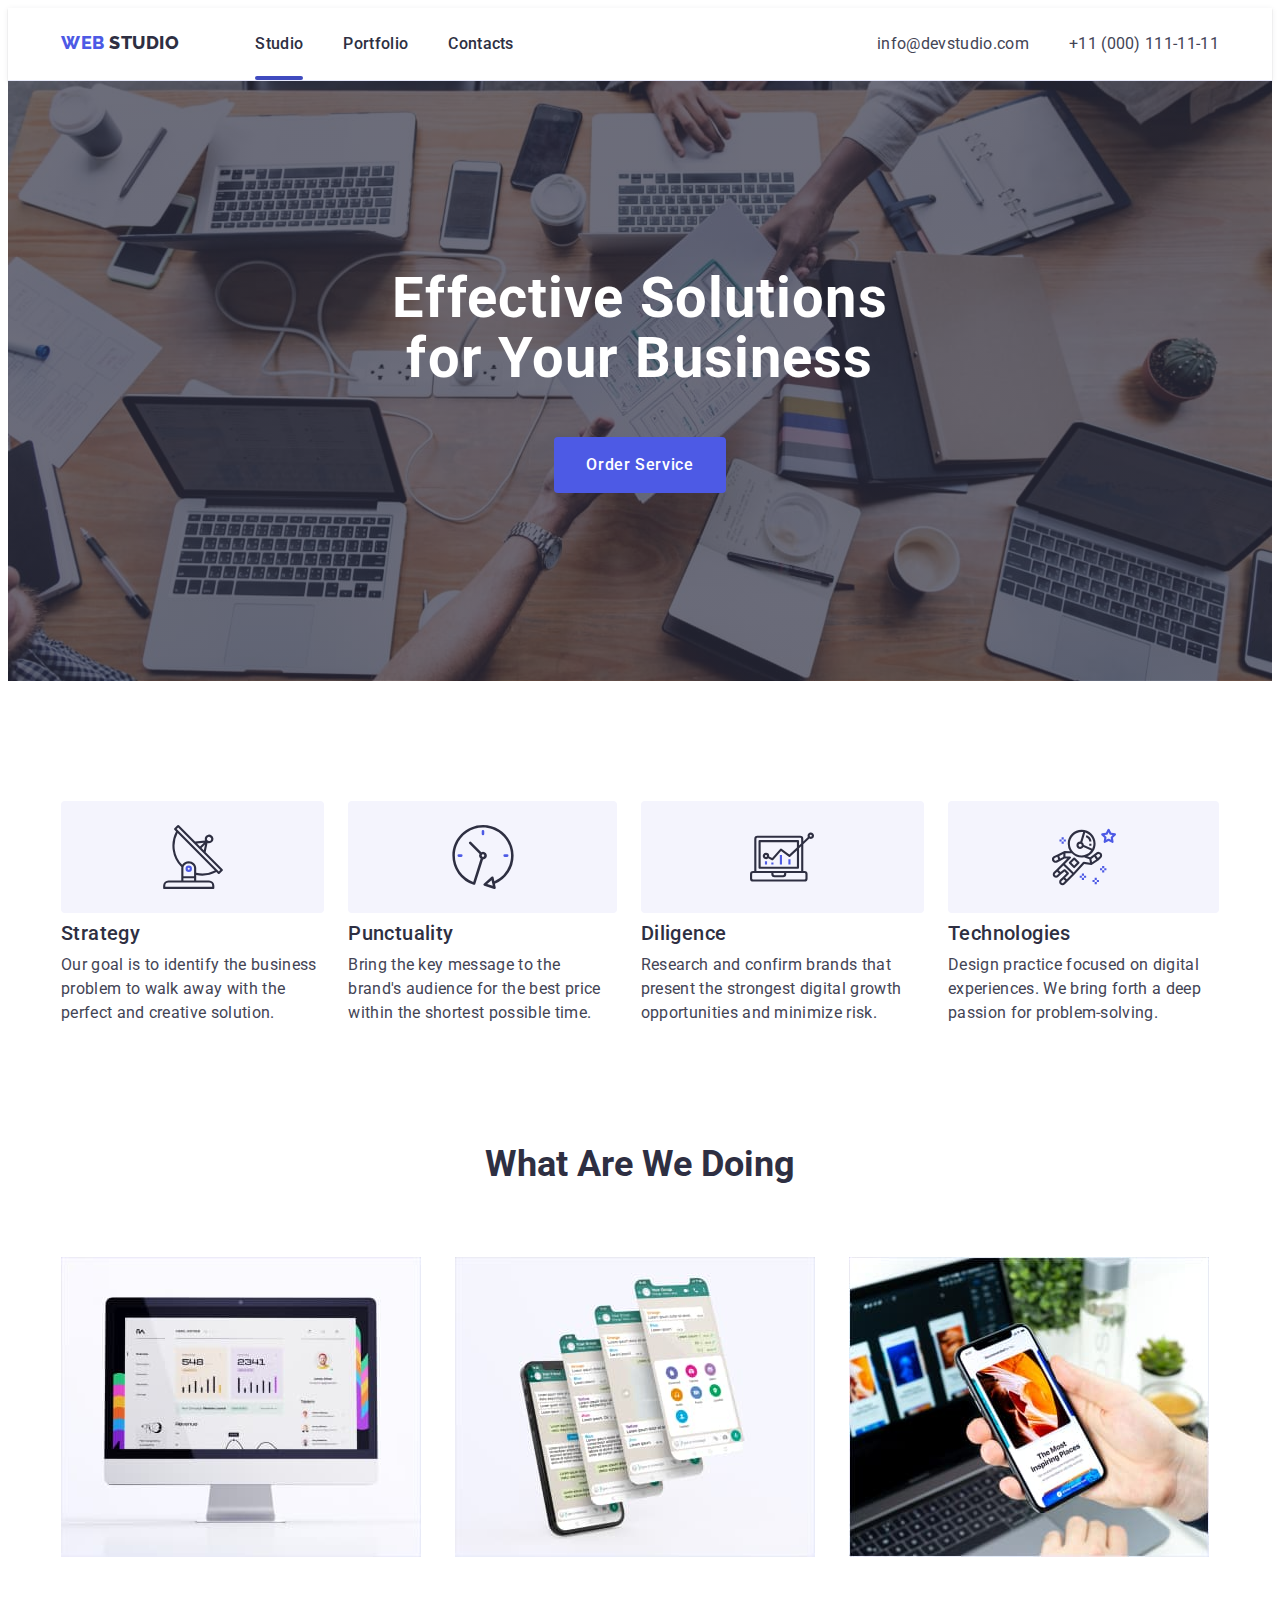
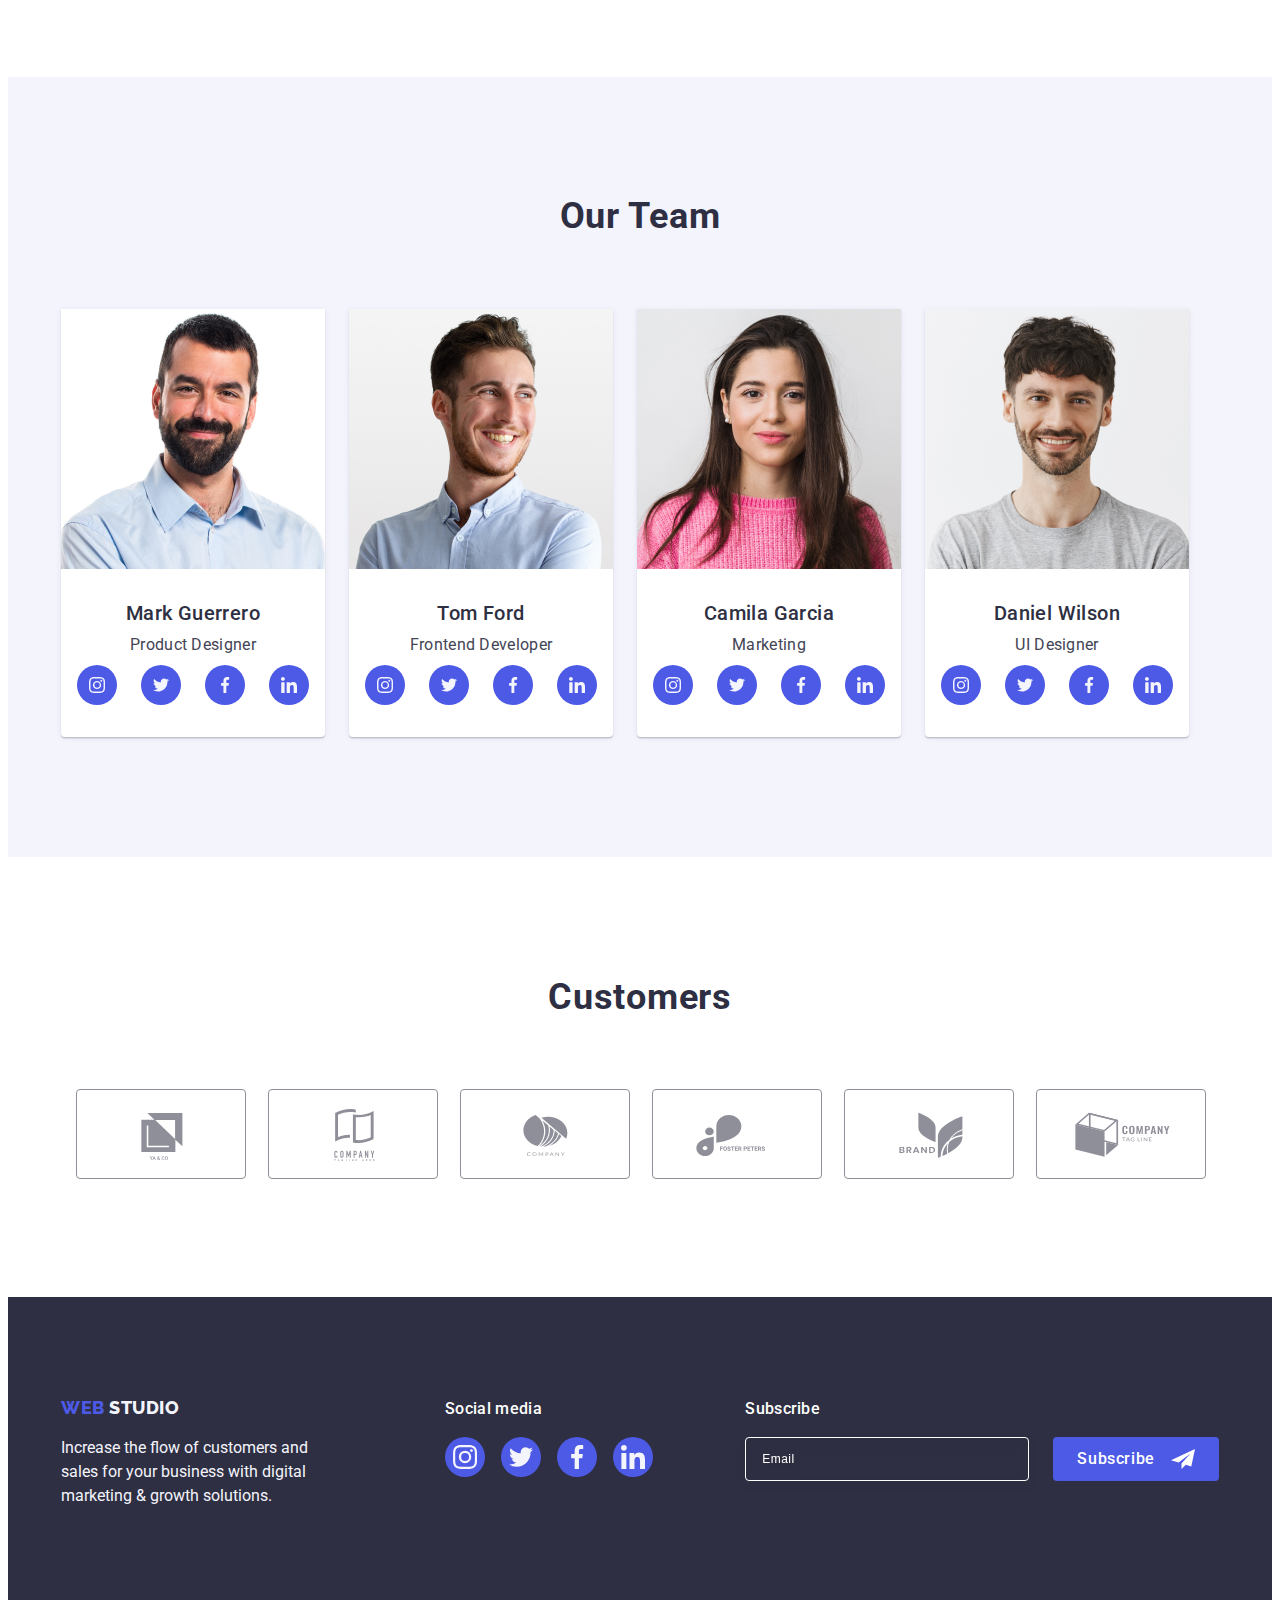
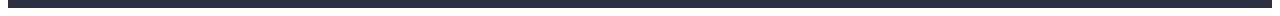
<file: index.html>
<!DOCTYPE html>
<html lang="en">

<head>
    <meta charset="UTF-8">
    <meta http-equiv="X-UA-Compatible" content="IE=edge">
    <meta name="viewport" content="width=device-width, initial-scale=1.0">
    <title>Document</title>
    <link rel="preconnect" href="https://fonts.googleapis.com">
    <link rel="preconnect" href="https://fonts.gstatic.com" crossorigin>
    <link rel="stylesheet" href="https://cdnjs.cloudflare.com/ajax/libs/modern-normalize/1.1.0/modern-normalize.min.css"
        integrity="sha512-wpPYUAdjBVSE4KJnH1VR1HeZfpl1ub8YT/NKx4PuQ5NmX2tKuGu6U/JRp5y+Y8XG2tV+wKQpNHVUX03MfMFn9Q=="
        crossorigin="anonymous" referrerpolicy="no-referrer" />
    <link
        href="https://fonts.googleapis.com/css2?family=Raleway:wght@800&family=Roboto:wght@400;500;700;900&display=swap"
        rel="stylesheet">
    <link rel="stylesheet" href="./css/styles.css">
</head>

<body>
    <!-- header -->
    <header class="header">
        <div class="container header-container">
            <nav class="header-nav">
                <a href="./index.html" class="logo link">Web <span class="accent">Studio</span> </a>

                <ul class="nav-list list">
                    <li class="header-item"><a href="./index.html" class="header-link link current">Studio</a></li>
                    <li class="header-item"><a href="./portfolio.html" class="header-link link">Portfolio</a></li>
                    <li class="header-item"><a href="" class="header-link link">Contacts</a></li>
                </ul>
            </nav>
            <address class="address">
                <ul class="address-list list">
                    <li><a href="mailto:info@devstudio.com" class="address-link link">info@devstudio.com</a></li>
                    <li><a href="tel:+110001111111" class="address-link link">+11 (000) 111-11-11</a></li>
                </ul>
            </address>
        </div>
    </header>
    <!-- main -->
    <main>
        <section class="hero">
            <div class="container hero-container">
                <h1 class="hero-title">Effective Solutions for Your Business</h1>
                <button type="button" data-modal-open class="hero-btn">Order Service</button>
            </div>
        </section>
        <section class="features">
            <div class="container">
                <h2 hidden class="features-title">features</h2>
                <ul class="features-list list">
                    <li class="features-item">
                        <div class="features-list-bg">
                            <svg class="features-clients-icons" width="64px" height="64px">
                                <use href="./images/features-icons.svg#icon-antenna"></use>
                            </svg>
                        </div>
                        <h3 class="features-caption">Strategy</h3>
                        <p class="features-text">Our goal is to identify the business
                            problem to walk away with the perfect and creative solution. </p>
                    </li>
                    <li class="features-item">
                        <div class="features-list-bg">
                            <svg class="features-clients-icons" width="64px" height="64px">
                                <use href="./images/features-icons.svg#icon-clock"></use>
                            </svg>
                        </div>
                        <h3 class="features-caption">Punctuality</h3>
                        <p class="features-text">Bring the key message to the brand's audience for the best price within
                            the
                            shortest possible
                            time.
                        </p>
                    </li>
                    <li class="features-item">
                        <div class="features-list-bg">
                            <svg class="features-clients-icons" width="64px" height="64px">
                                <use href="./images/features-icons.svg#icon-diagram"></use>
                            </svg>
                        </div>
                        <h3 class="features-caption">Diligence</h3>
                        <p class="features-text">Research and confirm brands that present the strongest digital growth
                            opportunities and minimize
                            risk.</p>
                    </li>
                    <li class="features-item">
                        <div class="features-list-bg">
                            <svg class="features-clients-icons" width="64px" height="64px">
                                <use href="./images/features-icons.svg#icon-astronaut"></use>
                            </svg>
                        </div>
                        <h3 class="features-caption">Technologies</h3>
                        <p class="features-text">Design practice focused on digital experiences. We bring forth a deep
                            passion for
                            problem-solving.
                        </p>
                    </li>
                </ul>
            </div>
        </section>
        <section class="services">
            <div class="container">
                <h2 class="services-title">What are we doing</h2>
                <ul class="services-list list">
                    <li class="services-item"><img src="./images/pc.jpg" width="360" alt="sites on PC"></li>
                    <li class="services-item"><img src="./images/phone.jpg" width="360"
                            alt="design of mobile applications">
                    </li>
                    <li class="services-item"><img src="./images/phone(1).jpg" width="360" alt="mobile applications">
                    </li>
                </ul>
            </div>
        </section>
        <section class="workers">
            <div class="container">
                <h2 class="workers-title">Our Team</h2>
                <ul class="workers-list list">
                    <li class="workers-item"><img src="./images/markguerrero.jpg" width="264" alt="Mark Guerrero">
                        <div class="workers-container">
                            <h3 class="workers-subject">Mark Guerrero</h3>
                            <p class="workers-text">Product Designer</p>
                            <ul class="workers-soc-list list">
                                <li class="workers-soc-item">
                                    <a href="" class="workers-soc-link link">
                                        <svg class="workers-soc-icon" width="16px" height="16px">
                                            <use href="./images/icons.svg#icon-instagram"></use>
                                        </svg>
                                    </a>
                                </li>
                                <li class="workers-soc-item">
                                    <a href="" class="workers-soc-link link">
                                        <svg class="workers-soc-icon" width="16px" height="16px">
                                            <use href="./images/icons.svg#icon-twitter"></use>
                                        </svg>
                                    </a>
                                </li>
                                <li class="workers-soc-item">
                                    <a href="" class="workers-soc-link link">
                                        <svg class="workers-soc-icon" width="16px" height="16px">
                                            <use href="./images/icons.svg#icon-facebook"></use>
                                        </svg>
                                    </a>
                                </li>
                                <li class="workers-soc-item">
                                    <a href="" class="workers-soc-link link">
                                        <svg class="workers-soc-icon" width="16px" height="16px">
                                            <use href="./images/icons.svg#icon-linkedin"></use>
                                        </svg>
                                    </a>
                                </li>
                            </ul>
                        </div>
                    </li>
                    <li class="workers-item"><img src="./images/tomford.jpg" width="264" alt="Tom Ford">
                        <div class="workers-container">
                            <h3 class="workers-subject">Tom Ford</h3>
                            <p class="workers-text">Frontend Developer</p>
                            <ul class="workers-soc-list list">
                                <li class="workers-soc-item">
                                    <a href="" class="workers-soc-link link">
                                        <svg class="workers-soc-icon" width="16px" height="16px">
                                            <use href="./images/icons.svg#icon-instagram"></use>
                                        </svg>
                                    </a>
                                </li>
                                <li class="workers-soc-item">
                                    <a href="" class="workers-soc-link link">
                                        <svg class="workers-soc-icon" width="16px" height="16px">
                                            <use href="./images/icons.svg#icon-twitter"></use>
                                        </svg>
                                    </a>
                                </li>
                                <li class="workers-soc-item">
                                    <a href="" class="workers-soc-link link">
                                        <svg class="workers-soc-icon" width="16px" height="16px">
                                            <use href="./images/icons.svg#icon-facebook"></use>
                                        </svg>
                                    </a>
                                </li>
                                <li class="workers-soc-item">
                                    <a href="" class="workers-soc-link link">
                                        <svg class="workers-soc-icon" width="16px" height="16px">
                                            <use href="./images/icons.svg#icon-linkedin"></use>
                                        </svg>
                                    </a>
                                </li>
                            </ul>
                        </div>
                    </li>
                    <li class="workers-item"><img src="./images/camilagarcia.jpg" width="264" alt="Camila Garcia">
                        <div class="workers-container">
                            <h3 class="workers-subject">Camila Garcia</h3>
                            <p class="workers-text">Marketing</p>
                            <ul class="workers-soc-list list">
                                <li class="workers-soc-item">
                                    <a href="" class="workers-soc-link link">
                                        <svg class="workers-soc-icon" width="16px" height="16px">
                                            <use href="./images/icons.svg#icon-instagram"></use>
                                        </svg>
                                    </a>
                                </li>
                                <li class="workers-soc-item">
                                    <a href="" class="workers-soc-link link">
                                        <svg class="workers-soc-icon" width="16px" height="16px">
                                            <use href="./images/icons.svg#icon-twitter"></use>
                                        </svg>
                                    </a>
                                </li>
                                <li class="workers-soc-item">
                                    <a href="" class="workers-soc-link link">
                                        <svg class="workers-soc-icon" width="16px" height="16px">
                                            <use href="./images/icons.svg#icon-facebook"></use>
                                        </svg>
                                    </a>
                                </li>
                                <li class="workers-soc-item">
                                    <a href="" class="workers-soc-link link">
                                        <svg class="workers-soc-icon" width="16px" height="16px">
                                            <use href="./images/icons.svg#icon-linkedin"></use>
                                        </svg>
                                    </a>
                                </li>
                            </ul>
                        </div>
                    </li>
                    <li class="workers-item"><img src="./images/danielwilson.jpg" width="264" alt="Daniel Wilson">
                        <div class="workers-container">
                            <h3 class="workers-subject">Daniel Wilson</h3>
                            <p class="workers-text">UI Designer</p>
                            <ul class="workers-soc-list list">
                                <li class="workers-soc-item">
                                    <a href="" class="workers-soc-link link">
                                        <svg class="workers-soc-icon" width="16px" height="16px">
                                            <use href="./images/icons.svg#icon-instagram"></use>
                                        </svg>
                                    </a>
                                </li>
                                <li class="workers-soc-item">
                                    <a href="" class="workers-soc-link link">
                                        <svg class="workers-soc-icon" width="16px" height="16px">
                                            <use href="./images/icons.svg#icon-twitter"></use>
                                        </svg>
                                    </a>
                                </li>
                                <li class="workers-soc-item">
                                    <a href="" class="workers-soc-link link">
                                        <svg class="workers-soc-icon" width="16px" height="16px">
                                            <use href="./images/icons.svg#icon-facebook"></use>
                                        </svg>
                                    </a>
                                </li>
                                <li class="workers-soc-item">
                                    <a href="" class="workers-soc-link link">
                                        <svg class="workers-soc-icon" width="16px" height="16px">
                                            <use href="./images/icons.svg#icon-linkedin"></use>
                                        </svg>
                                    </a>
                                </li>
                            </ul>
                        </div>
                    </li>
                </ul>
            </div>
        </section>
        <section class="customers">
            <div class="container">
                <h2 class="customers-title">Customers</h2>
                <ul class="customers-list list">
                    <li class="customers-item"><a href="" class="customers-link link"><svg width="104px" height="56px"
                                class="customers-icon">
                                <use href="./images/customers-icons.svg#icon-Logo1"></use>
                            </svg></a></li>
                    <li class="customers-item"><a href="" class="customers-link link"><svg width="104px" height="56px"
                                class="customers-icon">
                                <use href="./images/customers-icons.svg#icon-Logo2"></use>
                            </svg></a></li>
                    <li class="customers-item"><a href="" class="customers-link link"><svg width="104px" height="56px"
                                class="customers-icon">
                                <use href="./images/customers-icons.svg#icon-Logo3"></use>
                            </svg></a></li>
                    <li class="customers-item"><a href="" class="customers-link link"><svg width="104px" height="56px"
                                class="customers-icon">
                                <use href="./images/customers-icons.svg#icon-Logo4"></use>
                            </svg></a></li>
                    <li class="customers-item"><a href="" class="customers-link link"><svg width="104px" height="56px"
                                class="customers-icon">
                                <use href="./images/customers-icons.svg#icon-Logo5"></use>
                            </svg></a></li>
                    <li class="customers-item"><a href="" class="customers-link link"><svg width="104px" height="56px"
                                class="customers-icon">
                                <use href="./images/customers-icons.svg#icon-Logo6"></use>
                            </svg></a></li>
                </ul>
            </div>
        </section>
    </main>
    <!-- footer -->
    <footer class="footer">
        <div class="container footer-container">
            <div class="footer-logo-container">
                <a href="./index.html" class="footer-link link">Web <span class="footer-accent">Studio</span> </a>
                <p class="footer-text">Increase the flow of customers and sales for your business with digital marketing
                    &
                    growth solutions.</p>
            </div>
            <div class="footer-soc-container">
                <p class="footer-title">Social media</p>
                <ul class="footer-soc-list list">
                    <li class="footer-soc-item">
                        <a href="" class="footer-soc-link link">
                            <svg class="footer-soc-icon" width="24px" height="24px">
                                <use href="./images/icons.svg#icon-instagram"></use>
                            </svg>
                        </a>
                    </li>
                    <li class="footer-soc-item">
                        <a href="" class="footer-soc-link link">
                            <svg class="footer-soc-icon" width="24px" height="24px">
                                <use href="./images/icons.svg#icon-twitter"></use>
                            </svg>
                        </a>
                    </li>
                    <li class="footer-soc-item">
                        <a href="" class="footer-soc-link link">
                            <svg class="footer-soc-icon" width="24px" height="24px">
                                <use href="./images/icons.svg#icon-facebook"></use>
                            </svg>
                        </a>
                    </li>
                    <li class="footer-soc-item">
                        <a href="" class="footer-soc-link link">
                            <svg class="footer-soc-icon" width="24px" height="24px">
                                <use href="./images/icons.svg#icon-linkedin"></use>
                            </svg>
                        </a>
                    </li>
                </ul>
            </div>
            <div class="footer-subscribe">
                <p class="footer-subscribe-text">Subscribe</p>
                <form>
                    <div class="footer-subscribe-container">
                        <input type="email" name="user-email" class="input-email" placeholder="Email">
                        <button type="submit" class="footer-subscribe-btn">Subscribe <svg width="24px" height="24px" class="footer-subscribe-icon">
                                <use href="./images/icons.svg#icon-telegram"></use>
                            </svg></button>
                    </div>
                </form>
            </div>
        </div>
    </footer>
    <div class="backdrop is-hidden" data-modal>
        <div class="modal"><button type="button" data-modal-close class="modal-close-btn"><svg class="modal-close-icon">
                    <use href="./images/icons.svg#icon-Vector"></use>
                </svg></button>
            <p class="modal-title">Leave your contacts and we will call you back</p>

            <form class="modal-form">
                <div class="modal-field">
                    <label for="user-name" class="input-text">Name</label>
                    <div class="input-wrap">
                        <input type="text" name="user-name" id="user-name" class="modal-input">
                        <svg class="modal-icon" width="18px" height="18px">
                            <use href="./images/icons.svg#icon-person"></use>
                        </svg>
                    </div>
                </div>
                <div class="modal-field">
                    <label for="user-phone" class="input-contact">Phone</label>
                    <div class="input-wrap">
                        <input type="tel" name="user-phone" id="user-phone" class="modal-input">
                        <svg class="modal-icon" width="18px" height="24px">
                            <use href="./images/icons.svg#icon-phone"></use>
                        </svg>
                    </div>
                </div>
                <div class="modal-field">
                    <label for="user-email" class="input-contact">Email</label>
                    <div class="input-wrap">
                        <input type="email" name="user-email" id="user-email" class="modal-input">
                        <svg class="modal-icon" width="18px" height="24px">
                            <use href="./images/icons.svg#icon-email"></use>
                        </svg>
                    </div>
                </div>
                <div class="textarea">
                    <label for="user-name" class="input-contact">Comment</label>
                    <textarea name="user-text" id="user-text" placeholder="Text input"
                        class="modal-textarea"></textarea>
                </div>
                <div class="modal-click">
                    <input type="checkbox" name="privacy" id="privacy" class="input-check visually-hidden">
                    <label for="privacy" class="modal-privacy"> <span>
                            <svg class="click-icon" width="10px" height="8px">
                                <use href="./images/icons.svg#icon-click"></use>
                            </svg>
                        </span> I accept the terms and conditions of the <a href="" class="modal-link">Privacy Policy</a></label>
                </div>
                <button type="submit" class="modal-submit-btn">Send</button>
            </form>
        </div>
    </div>
    <script src="./js/modal.js">
    </script>
</body>

</html>
</file>
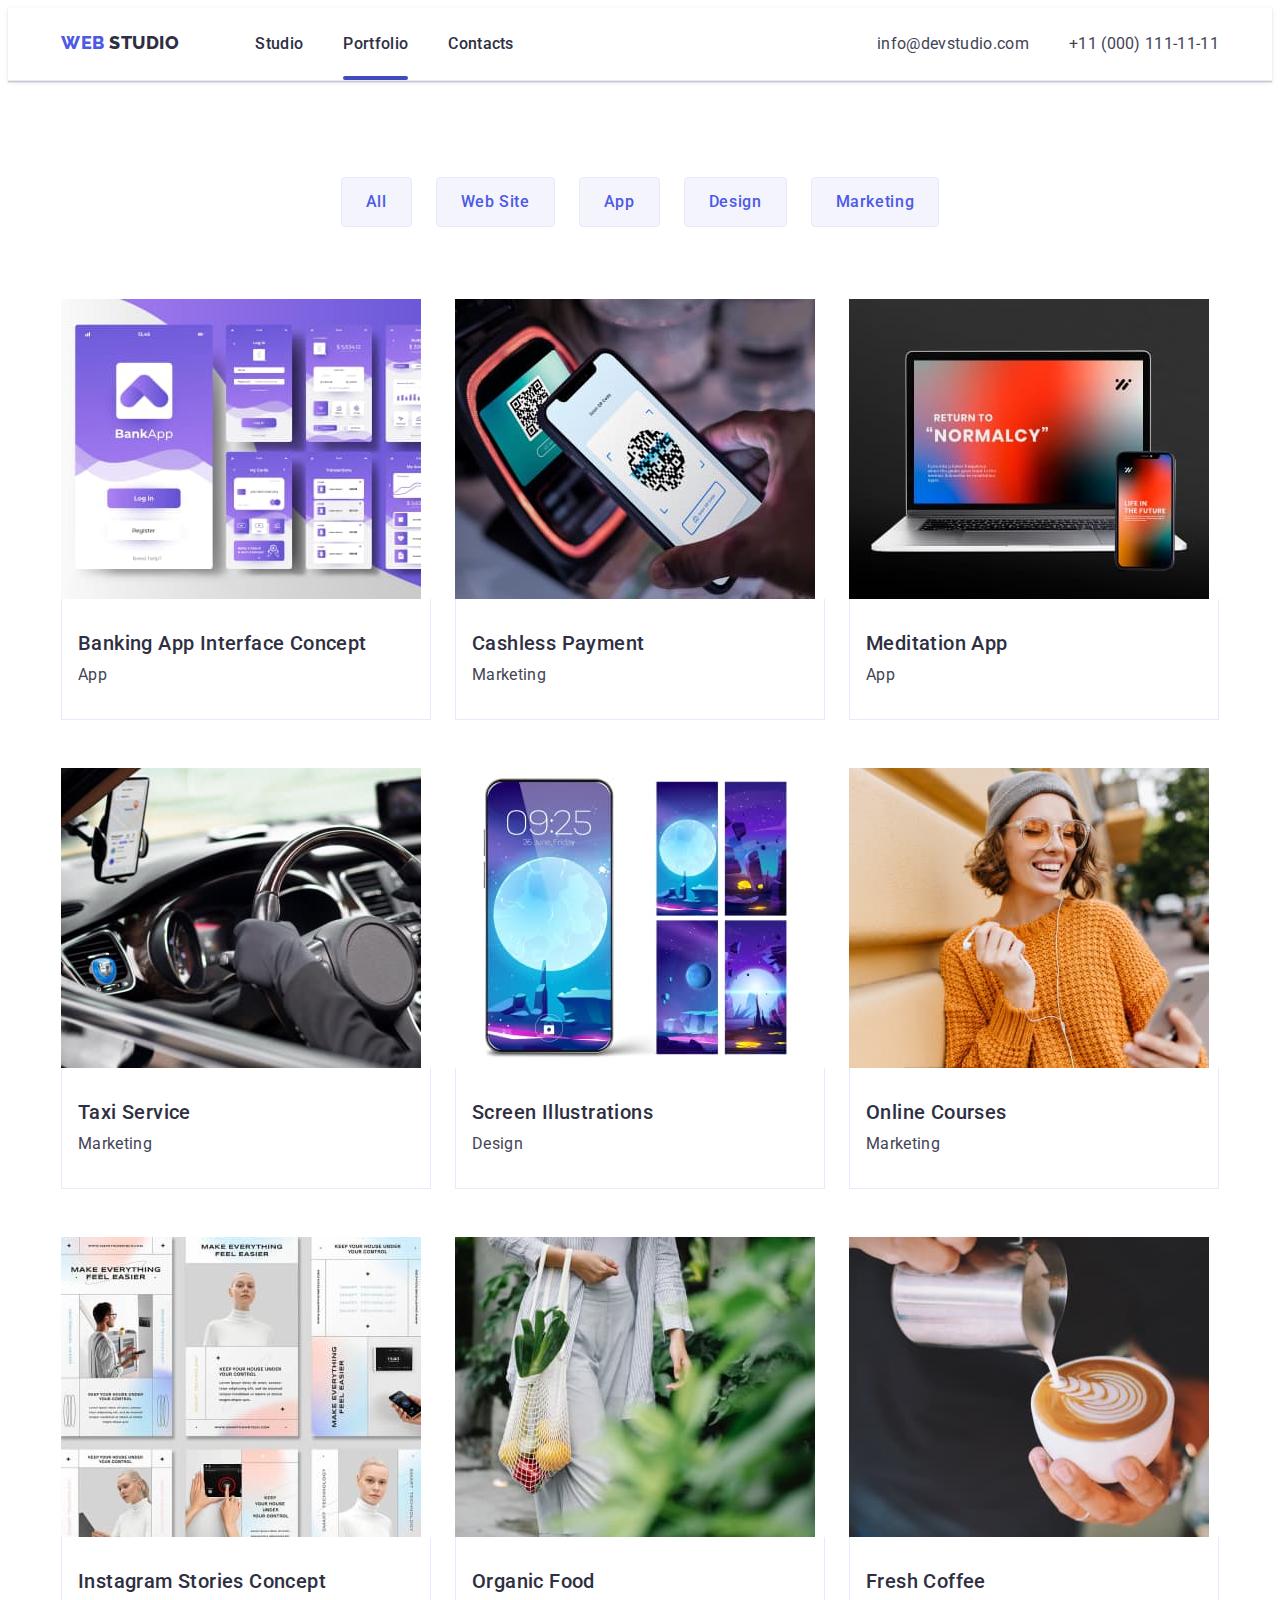
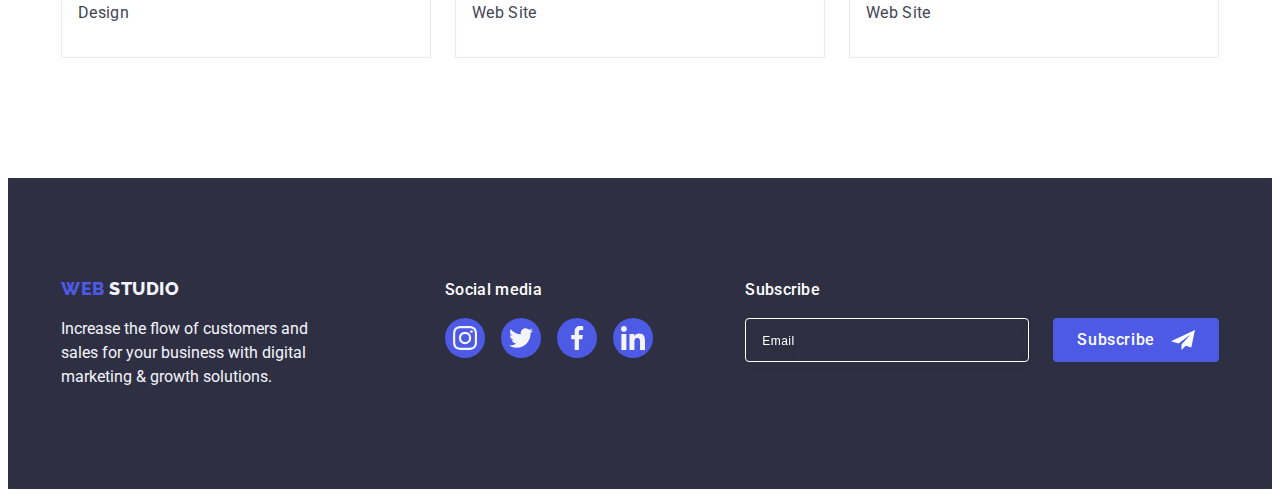
<file: portfolio.html>
<!DOCTYPE html>
<html lang="en">

<head>
    <meta charset="UTF-8">
    <meta http-equiv="X-UA-Compatible" content="IE=edge">
    <meta name="viewport" content="width=device-width, initial-scale=1.0">
    <title>Document</title>
    <link rel="preconnect" href="https://fonts.googleapis.com">
    <link rel="preconnect" href="https://fonts.gstatic.com" crossorigin>
    <link rel="stylesheet" href="https://cdnjs.cloudflare.com/ajax/libs/modern-normalize/1.1.0/modern-normalize.min.css"
        integrity="sha512-wpPYUAdjBVSE4KJnH1VR1HeZfpl1ub8YT/NKx4PuQ5NmX2tKuGu6U/JRp5y+Y8XG2tV+wKQpNHVUX03MfMFn9Q=="
        crossorigin="anonymous" referrerpolicy="no-referrer" />
    <link
        href="https://fonts.googleapis.com/css2?family=Raleway:wght@800&family=Roboto:wght@400;500;700;900&display=swap"
        rel="stylesheet">
    <link rel="stylesheet" href="./css/styles.css">
</head>

<body>
    <header class="header">
        <div class="container header-container">
            <nav class="header-nav">
                <a href="./index.html" class="logo link">Web <span class="accent">Studio</span> </a>

                <ul class="nav-list list">
                    <li class="header-item"><a href="./index.html" class="header-link link">Studio</a></li>
                    <li class="header-item"><a href="./portfolio.html" class="header-link link current">Portfolio</a>
                    </li>
                    <li class="header-item"><a href="" class="header-link link">Contacts</a></li>
                </ul>
            </nav>
            <address class="address">
                <ul class="address-list list">
                    <li><a href="mailto:info@devstudio.com" class="address-link link">info@devstudio.com</a></li>
                    <li><a href="tel:+110001111111" class="address-link link">+11 (000) 111-11-11</a></li>
                </ul>
            </address>
        </div>
    </header>
    <main>
        <section class="portfolio">
            <div class="container">
                <h1 hidden class="portfolio-hero-title">portfolio</h1>
                <ul class="portfolio-list-btn list">
                    <li class="portfolio-item-btn"><button type="button" class="portfolio-btn btn">All</button></li>
                    <li class="portfolio-item-btn"><button type="button" class="portfolio-btn">Web Site</button></li>
                    <li class="portfolio-item-btn"><button type="button" class="portfolio-btn">App</button></li>
                    <li class="portfolio-item-btn"><button type="button" class="portfolio-btn">Design</button></li>
                    <li class="portfolio-item-btn"><button type="button" class="portfolio-btn">Marketing</button></li>
                </ul>
                <ul class="portfolio-list list">
                    <li class="portfolio-item"><a href="" class="portfolio-link link">
                            <div class="portfolio-cover-wrap">
                                <img src="./images/img8.jpg" alt="Banking App Interface Concept" width="360">
                                <p class="portfolio-cover-text">14 Stylish and User-Friendly App Design Concepts · Task
                                    Manager App · Calorie Tracker App · Exotic Fruit Ecommerce App · Cloud Storage App
                                </p>
                            </div>
                            <div class="portfolio-container">
                                <h2 class="portfolio-title">Banking App Interface Concept</h2>
                                <p class="portfolio-text">App</p>
                            </div>
                        </a>
                    </li>
                    <li class="portfolio-item"><a href="" class="portfolio-link link">
                            <div class="portfolio-cover-wrap">
                                <img src="./images/img7.jpg" alt="Cashless Payment" width="360">
                                <p class="portfolio-cover-text">14 Stylish and User-Friendly App Design Concepts · Task
                                    Manager App · Calorie Tracker App · Exotic Fruit Ecommerce App · Cloud Storage App
                                </p>
                            </div>
                            <div class="portfolio-container">
                                <h2 class="portfolio-title">Cashless Payment</h2>
                                <p class="portfolio-text">Marketing</p>
                            </div>
                        </a>

                    </li>
                    <li class="portfolio-item"><a href="" class="portfolio-link link">
                            <div class="portfolio-cover-wrap">
                                <img src="./images/img6.jpg" alt="Meditation App" width="360">
                                <p class="portfolio-cover-text">14 Stylish and User-Friendly App Design Concepts · Task
                                    Manager App · Calorie Tracker App · Exotic Fruit Ecommerce App · Cloud Storage App
                                </p>
                            </div>
                            <div class="portfolio-container">
                                <h2 class="portfolio-title">Meditation App</h2>
                                <p class="portfolio-text">App</p>
                            </div>
                        </a>

                    </li>
                    <li class="portfolio-item"><a href="" class="portfolio-link link">
                            <div class="portfolio-cover-wrap">
                                <img src="./images/img5.jpg" alt="Taxi Service" width="360">
                                <p class="portfolio-cover-text">14 Stylish and User-Friendly App Design Concepts · Task
                                    Manager App · Calorie Tracker App · Exotic Fruit Ecommerce App · Cloud Storage App
                                </p>
                            </div>
                            <div class="portfolio-container">
                                <h2 class="portfolio-title">Taxi Service</h2>
                                <p class="portfolio-text">Marketing</p>
                            </div>
                        </a>

                    </li>
                    <li class="portfolio-item"><a href="" class="portfolio-link link">
                            <div class="portfolio-cover-wrap">
                                <img src="./images/img4.jpg" alt="Screen Illustrations" width="360">
                                <p class="portfolio-cover-text">14 Stylish and User-Friendly App Design Concepts · Task
                                    Manager App · Calorie Tracker App · Exotic Fruit Ecommerce App · Cloud Storage App
                                </p>
                            </div>
                            <div class="portfolio-container">
                                <h2 class="portfolio-title">Screen Illustrations</h2>
                                <p class="portfolio-text">Design</p>
                            </div>
                        </a>

                    </li>
                    <li class="portfolio-item"><a href="" class="portfolio-link link">
                            <div class="portfolio-cover-wrap">
                                <img src="./images/img3.jpg" alt="Online Courses" width="360">
                                <p class="portfolio-cover-text">14 Stylish and User-Friendly App Design Concepts · Task
                                    Manager App · Calorie Tracker App · Exotic Fruit Ecommerce App · Cloud Storage App
                                </p>
                            </div>
                            <div class="portfolio-container">
                                <h2 class="portfolio-title">Online Courses</h2>
                                <p class="portfolio-text">Marketing</p>
                            </div>
                        </a>

                    </li>
                    <li class="portfolio-item"><a href="" class="portfolio-link link">
                            <div class="portfolio-cover-wrap">
                                <img src="./images/img2.jpg" alt="Instagram Stories Concept" width="360">
                                <p class="portfolio-cover-text">14 Stylish and User-Friendly App Design Concepts · Task
                                    Manager App · Calorie Tracker App · Exotic Fruit Ecommerce App · Cloud Storage App
                                </p>
                            </div>
                            <div class="portfolio-container">
                                <h2 class="portfolio-title">Instagram Stories Concept</h2>
                                <p class="portfolio-text">Design</p>
                            </div>
                        </a>

                    </li>
                    <li class="portfolio-item"><a href="" class="portfolio-link link">
                            <div class="portfolio-cover-wrap">
                                <img src="./images/img1.jpg" alt="Organic Food" width="360">
                                <p class="portfolio-cover-text">14 Stylish and User-Friendly App Design Concepts · Task
                                    Manager App · Calorie Tracker App · Exotic Fruit Ecommerce App · Cloud Storage App
                                </p>
                            </div>
                            <div class="portfolio-container">
                                <h2 class="portfolio-title">Organic Food</h2>
                                <p class="portfolio-text">Web Site</p>
                            </div>
                        </a>

                    </li>
                    <li class="portfolio-item"><a href="" class="portfolio-link link">
                            <div class="portfolio-cover-wrap">
                                <img src="./images/img.jpg" alt="Fresh Coffee" width="360">
                                <p class="portfolio-cover-text">14 Stylish and User-Friendly App Design Concepts · Task
                                    Manager App · Calorie Tracker App · Exotic Fruit Ecommerce App · Cloud Storage App
                                </p>
                            </div>
                            <div class="portfolio-container">
                                <h2 class="portfolio-title">Fresh Coffee</h2>
                                <p class="portfolio-text">Web Site</p>
                            </div>
                        </a>

                    </li>
                </ul>
            </div>
        </section>
    </main>
    <footer class="footer">
        <div class="container footer-container">
            <div class="footer-logo-container">
                <a href="./index.html" class="footer-link link">Web <span class="footer-accent">Studio</span> </a>
                <p class="footer-text">Increase the flow of customers and sales for your business with digital marketing
                    &
                    growth solutions.</p>
            </div>
            <div class="footer-soc-container">
                <h3 class="footer-title">Social media</h3>
                <ul class="footer-soc-list list">
                    <li class="footer-soc-item">
                        <a href="" class="footer-soc-link link">
                            <svg class="footer-soc-icon" width="24px" height="24px">
                                <use href="./images/icons.svg#icon-instagram"></use>
                            </svg>
                        </a>
                    </li>
                    <li class="footer-soc-item">
                        <a href="" class="footer-soc-link link">
                            <svg class="footer-soc-icon" width="24px" height="24px">
                                <use href="./images/icons.svg#icon-twitter"></use>
                            </svg>
                        </a>
                    </li>
                    <li class="footer-soc-item">
                        <a href="" class="footer-soc-link link">
                            <svg class="footer-soc-icon" width="24px" height="24px">
                                <use href="./images/icons.svg#icon-facebook"></use>
                            </svg>
                        </a>
                    </li>
                    <li class="footer-soc-item">
                        <a href="" class="footer-soc-link link">
                            <svg class="footer-soc-icon" width="24px" height="24px">
                                <use href="./images/icons.svg#icon-linkedin"></use>
                            </svg>
                        </a>
                    </li>
                </ul>
            </div>
            <div class="footer-subscribe">
                <p class="footer-subscribe-text">Subscribe</p>
                <form>
                    <div class="footer-subscribe-container">
                        <input type="email" name="user-email" class="input-email" placeholder="Email">
                        <button type="submit" class="footer-subscribe-btn">Subscribe <svg width="24px" height="24px"
                                class="footer-subscribe-icon">
                                <use href="./images/icons.svg#icon-telegram"></use>
                            </svg></button>
                    </div>
                    <form>
            </div>
        </div>
    </footer>
</body>

</html>
</file>
<file: css/styles.css>
body {
    font-family: "Raleway", sans-serif;
    font-family: 'Roboto', sans-serif;
    color: #434455;
    background-color: #FFFFFF;
}

p,
h1,
h2,
h3,
h4,
h5,
h6 {
    margin: 0;
}

ul {
    margin: 0;
    padding-left: 0;
}

img {
    display: block;
}

:root {
    --logo-color: #4d5ae5;
    --color-link: #2e2f42;
    --color-address: #434455;
    --bg-gradient: linear-gradient(rgba(46, 47, 66, 0.7), rgba(46, 47, 66, 0.7));
    --bg-portfolio-shadow: 0px 3px 1px rgba(0, 0, 0, 0.1), 0px 2px 1px rgba(0, 0, 0, 0.08), 0px 2px 2px rgba(0, 0, 0, 0.12);
    --bg-shadow: 0px 1px 6px rgba(46, 47, 66, 0.08), 0px 1px 1px rgba(46, 47, 66, 0.16), 0px 2px 1px rgba(46, 47, 66, 0.08);
    --shadow-modal: 0px 1px 1px rgba(0, 0, 0, 0.14), 0px 1px 3px rgba(0, 0, 0, 0.12), 0px 2px 1px rgba(0, 0, 0, 0.2);
}

.container {
    width: 1158px;
    padding-right: 15px;
    padding-left: 15px;
    margin: 0 auto;
}

.visually-hidden {
    position: absolute;
    width: 1px;
    height: 1px;
    margin: -1px;
    border: 0;
    padding: 0;
    white-space: nowrap;
    clip-path: inset(100%);
    clip: rect(0 0 0 0);
    overflow: hidden;
}

/* -----------------------header------------------------ */
.header {
    background-color: #ffffff;
    padding-top: 24px;
    padding-bottom: 24px;
    border-bottom: 1px solid #E7E9FC;
    box-shadow: 0px 2px 1px rgba(46, 47, 66, 0.08), 0px 1px 1px rgba(46, 47, 66, 0.16), 0px 1px 6px rgba(46, 47, 66, 0.08);
}

.header-container {
    display: flex;
}

.link {
    text-decoration: none;
}

.header-nav {
    display: flex;
    margin-right: auto;
}

.logo {
    font-family: "Raleway", sans-serif;
    font-weight: 800;
    font-size: 18px;
    line-height: 1.17;
    align-items: center;
    letter-spacing: 0.03em;
    text-transform: uppercase;
    color: var(--logo-color);
    margin-right: 76px;
}

.accent {
    color: var(--color-link);
}

.nav-list {
    display: flex;
    gap: 40px;
}

.header-item {}

.header-link {
    font-weight: 500;
    font-size: 16px;
    line-height: 1.5;
    letter-spacing: 0.02em;
    color: var(--color-link);

    transition-property: color;
    transition-duration: 250ms;
    transition-timing-function: cubic-bezier(0.4, 0, 0.2, 1);
}

.header-link:hover,
.header-link:focus {
    color: #404bbf;
}

.current {
    position: relative;
}

.current::after {
    content: '';
    position: absolute;
    left: 0;
    top: 42px;
    width: 100%;
    height: 4px;
    border-radius: 2px;
    background: #404BBF;
}


/* -----------------------address------------------------ */
.address {
    font-style: normal;
}

.address-list {
    display: flex;
    gap: 40px;
}

.list {
    list-style: none;
}

.address-link {
    font-weight: 400;
    font-size: 16px;
    line-height: 1.5;
    letter-spacing: 0.02em;
    color: #434455;

    transition-property: color;
    transition-duration: 250ms;
    transition-timing-function: cubic-bezier(0.4, 0, 0.2, 1);
}

.address-link:hover,
.address-link:focus {
    color: #404bbf;
}

/* -----------------------Hero------------------------ */
.hero {
    background: #2E2F42;
    padding-top: 188px;
    padding-bottom: 188px;
    background-image: var(--bg-gradient),
        url(../images/people-office.jpg);
    background-size: cover;
    background-position: center;
    background-repeat: no-repeat;
    max-width: 1440px;
    margin-left: auto;
    margin-right: auto;
}

.hero-container {}

.hero-title {
    font-weight: 700;
    font-size: 56px;
    line-height: 1.07;
    text-align: center;
    letter-spacing: 0.02em;
    color: #FFFFFF;
    margin-bottom: 48px;
    margin-right: auto;
    margin-left: auto;
    max-width: 496px;
}

.hero-btn {
    font-family: "Roboto", sans-serif;
    font-style: normal;
    font-weight: 500;
    font-size: 16px;
    line-height: 1.5;
    letter-spacing: 0.04em;
    color: #FFFFFF;
    background-color: #4D5AE5;
    display: block;
    margin: auto;
    padding: 16px 32px;
    border-radius: 4px;
    border: none;


    transition-property: background-color, box-shadow;
    transition-duration: 250ms;
    transition-timing-function: cubic-bezier(0.4, 0, 0.2, 1);
}

.hero-btn:hover,
.hero-btn:focus {
    background-color: #404BBF;
    cursor: pointer;
    box-shadow: 0px 4px 4px rgba(0, 0, 0, 0.15);
}



/* -----------------------features------------------------ */
.features {
    padding-top: 120px;
    padding-bottom: 120px;
}

.features-title {}

.features-list {
    display: flex;
    gap: 24px;
}

.features-item {}


.features-list-bg {
    display: flex;
    justify-content: center;
    align-items: center;
    height: 112px;
    background-color: #F4F4FD;
    border-radius: 4px;
    margin-bottom: 8px;
}



.features-caption {
    font-weight: 500;
    font-size: 20px;
    line-height: 1.2;
    letter-spacing: 0.02em;
    color: #2E2F42;
    margin-bottom: 8px;
}

.features-text {
    font-weight: 400;
    font-size: 16px;
    line-height: 1.5;
    letter-spacing: 0.02em;
    color: #434455;
}

/* -----------------------services------------------------ */
.services {
    padding-bottom: 120px;
}

.services-title {
    font-weight: 700;
    font-size: 36px;
    line-height: 1.11;
    text-align: center;
    text-transform: capitalize;
    color: #2E2F42;
    margin-bottom: 72px;
}

.services-list {
    display: flex;
    gap: 24px;
}

.services-item {
    width: calc((100% - 48px) / 3);
}

/* -----------------------workers------------------------ */
.workers {
    background-color: #F4F4FD;
    padding-top: 120px;
    padding-bottom: 120px;
}

.workers-title {
    font-weight: 700;
    font-size: 36px;
    line-height: 1.11;
    text-align: center;
    letter-spacing: 0.02em;
    text-transform: capitalize;
    color: #2E2F42;
    margin-bottom: 72px;
}

.workers-list {
    display: flex;
    gap: 24px;
}

.workers-item {
    background-color: #fff;
    box-shadow: var(--bg-shadow);
    border-radius: 0px 0px 4px 4px;
    padding-bottom: 32px;
}

.workers-soc-list {
    display: flex;
    justify-content: center;
    gap: 24px;
    margin-top: 8px;
}

.workers-soc-item {
    width: 40px;
    height: 40px;
}

.workers-soc-link {
    width: 100%;
    height: 100%;
    border-radius: 50%;
    background-color: #4D5AE5;
    display: flex;
    align-items: center;
    justify-content: center;

    transition-property: background-color;
    transition-duration: 250ms;
    transition-timing-function: cubic-bezier(0.4, 0, 0.2, 1);
}

.workers-soc-link:hover,
.workers-soc-link:focus {
    background-color: #404BBF;
}

.workers-subject {
    font-weight: 500;
    font-size: 20px;
    line-height: 1.2;
    letter-spacing: 0.02em;
    color: #2E2F42;
    text-align: center;
    margin-top: 32px;
    margin-bottom: 8px;
}

.workers-text {
    font-weight: 400;
    font-size: 16px;
    line-height: 1.5;
    letter-spacing: 0.02em;
    color: #434455;
    text-align: center;
}

/* -----------------------customers------------------------ */

.customers {
    padding-top: 120px;
    padding-bottom: 120px;
}

.customers-title {
    font-weight: 700;
    font-size: 36px;
    line-height: 40px;
    text-align: center;
    letter-spacing: 0.02em;
    text-transform: capitalize;
    color: #2E2F42;
    margin-bottom: 72px;
}

.customers-list {
    display: flex;
    justify-content: center;
    gap: 24px;
}

.customers-item {
    width: 168px;
    height: 88px;
}

.customers-link {
    width: 100%;
    height: 100%;
    display: flex;
    justify-content: center;
    align-items: center;
    border: 1px solid #8E8F99;
    border-radius: 4px;

    transition-property: border;
    transition-duration: 250ms;
    transition-timing-function: cubic-bezier(0.4, 0, 0.2, 1);
}

.customers-icon {
    fill: #8E8F99;
    transition-property: fill;
    transition-duration: 250ms;
    transition-timing-function: cubic-bezier(0.4, 0, 0.2, 1);
}

.customers-link:hover,
.customers-link:focus {
    border: 1px solid #404BBF;
}

.customers-link:hover>.customers-icon {
    fill: #404BBF;
}

.customers-link:focus>.customers-icon {
    fill: #404BBF;
}

/* -----------------------footer------------------------ */
.footer {
    background: #2E2F42;
    padding-top: 100px;
    padding-bottom: 100px;
}

.footer-container {
    display: flex;
}

.footer-logo-container {
    margin-right: 120px;
}

.footer-link {
    font-family: "Raleway", sans-serif;
    font-weight: 800;
    font-size: 18px;
    line-height: 1.17;
    letter-spacing: 0.03em;
    text-transform: uppercase;
    color: var(--logo-color);
}

.footer-title {
    font-weight: 500;
    font-size: 16px;
    line-height: 24px;
    letter-spacing: 0.02em;
    color: #FFFFFF;
}

.footer-accent {
    color: #f4f4fd;
}

.footer-text {
    font-weight: 400;
    font-size: 16px;
    line-height: 1.5;
    color: #F4F4FD;
    max-width: 264px;
    margin-top: 18px;
}

.footer-soc-list {
    display: flex;
    justify-content: center;
    gap: 16px;
    margin-top: 16px;
}

.footer-soc-item {
    width: 40px;
    height: 40px;
}

.footer-soc-link {
    width: 100%;
    height: 100%;
    border-radius: 50%;
    background-color: #4D5AE5;
    display: flex;
    align-items: center;
    justify-content: center;

    transition-property: background-color;
    transition-duration: 250ms;
    transition-timing-function: cubic-bezier(0.4, 0, 0.2, 1);
}

.footer-soc-link:hover,
.footer-soc-link:focus {
    background-color: #31D0AA;
}

.footer-subscribe {
    margin-left: auto;
}

.footer-subscribe-text {
    font-weight: 500;
    font-size: 16px;
    line-height: 24px;
    letter-spacing: 0.02em;
    color: #FFFFFF;
    margin-bottom: 16px;
}

.footer-subscribe-container {
    display: flex;
    gap: 24px;
}

.input-email {
    background-color: transparent;
    border: 1px solid #FFFFFF;
    filter: drop-shadow(0px 4px 4px rgba(0, 0, 0, 0.15));
    border-radius: 4px;
    width: 264px;
    height: 40px;
    padding-left: 16px;
    color: #FFFFFF;
}

.input-email::placeholder {
    font-weight: 400;
    font-size: 12px;
    line-height: 24px;
    display: flex;
    align-items: center;
    letter-spacing: 0.04em;
    color: #FFFFFF;
}

.footer-subscribe-btn {
    padding: 8px 24px;
    font-family: 'Roboto';
    font-style: normal;
    font-weight: 500;
    font-size: 16px;
    line-height: 24px;
    display: flex;
    align-items: center;
    text-align: center;
    letter-spacing: 0.04em;
    color: #FFFFFF;
    background: #4D5AE5;
    border-radius: 4px;
    border: none;
    gap: 16px;

    transition-property: background-color;
    transition-duration: 250ms;
    transition-timing-function: cubic-bezier(0.4, 0, 0.2, 1);
}

.footer-subscribe-btn:hover,
.footer-subscribe-btn:focus {
    background-color: #404BBF;
}

.footer-subscribe-icon {
    fill: #FFFFFF;
}

/* -----------------------Modal-------------------------- */


.backdrop {
    position: fixed;
    top: 0;
    width: 100%;
    height: 100%;
    background: rgba(46, 47, 66, 0.4);
    transition: opacity 250ms cubic-bezier(0.4, 0, 0.2, 1), visibility 250ms cubic-bezier(0.4, 0, 0.2, 1);
}

.modal {
    width: 408px;
    min-height: 576px;
    background: #FCFCFC;
    box-shadow: var(--shadow-modal);
    border-radius: 4px;
    position: absolute;
    top: 50%;
    left: 50%;
    transform: translate(-50%, -50%) scale(1);
    transition: transform 250ms cubic-bezier(0.4, 0, 0.2, 1);
    padding: 72px 24px 24px;
}

.modal-close-icon {
    width: 8px;
    height: 8px;
}

.backdrop.is-hidden .modal {
    transform: translate(-50%, -50%) scaleY(0);
}

.modal-close-btn {
    width: 24px;
    height: 24px;
    border-radius: 50%;
    border: 1px solid rgba(0, 0, 0, 0.1);
    background: #E7E9FC;
    /* display: flex;
    align-items: center;
    justify-content: center; */
    position: absolute;
    right: 24px;
    top: 24px;
    margin-left: auto;
    margin-bottom: 24px;

    transition-property: background-color, fill;
    transition-duration: 250ms;
    transition-timing-function: cubic-bezier(0.4, 0, 0.2, 1);
}

.modal-close-btn:hover,
.modal-close-btn:focus {
    cursor: pointer;
    background-color: #404BBF;
    fill: #FFFFFF;
}


.is-hidden {
    opacity: 0;
    visibility: hidden;
    pointer-events: none;
}

.modal-title {
    font-weight: 500;
    font-size: 16px;
    line-height: 24px;
    text-align: center;
    letter-spacing: 0.02em;
    color: #2E2F42;
    margin-bottom: 16px;
}

.modal-field {
    margin-bottom: 8px;
}

.input-text {
    display: inline-block;
    font-weight: 400;
    font-size: 12px;
    line-height: 14px;
    letter-spacing: 0.04em;
    color: #8E8F99;
    margin-bottom: 4px;
}

.input-contact {
    display: inline-block;
    font-weight: 400;
    font-size: 12px;
    line-height: 14px;
    letter-spacing: 0.01em;
    color: #8E8F99;
    margin-bottom: 4px;
}

.input-wrap {
    position: relative;
}

.modal-input {
    width: 100%;
    height: 40px;
    border: 1px solid rgba(46, 47, 66, 0.4);
    border-radius: 4px;
    padding-left: 38px;
    outline: transparent;
}

.modal-input:focus {
    border: 1px solid #4D5AE5;
}

.modal-input:focus+.modal-icon {
    fill: #4D5AE5;
}

.modal-icon {
    position: absolute;
    left: 16px;
    top: 50%;
    transform: translateY(-50%);
}

.textarea {
    margin-bottom: 16px;
}

.modal-textarea {
    width: 100%;
    height: 120px;
    border: 1px solid rgba(46, 47, 66, 0.4);
    border-radius: 4px;
    padding: 8px 16px;
    outline: transparent;
    resize: none;
}

.modal-textarea::placeholder {
    font-weight: 400;
    font-size: 12px;
    line-height: 14px;
    letter-spacing: 0.04em;
    color: rgba(46, 47, 66, 0.4);
}


.modal-privacy {
    display: flex;
    align-items: center;
    font-weight: 400;
    font-size: 12px;
    line-height: 14px;
    letter-spacing: 0.04em;
    color: #8E8F99;
}

.modal-privacy span {
    width: 16px;
    height: 16px;
    border: 1px solid rgba(46, 47, 66, 0.4);
    border-radius: 2px;
    display: flex;
    align-items: center;
    justify-content: center;
    fill: transparent;
    margin-right: 8px;
}

.input-check:checked+.modal-privacy span {
    background: #404BBF;
    border: none;
    fill: #F4F4FD;

}

.input-check:focus+.modal-privacy span {
    border-color: #404BBF;
}

.modal-click {
    margin-bottom: 24px;
}

.modal-link {
    margin-left: 2px;
    color: #4D5AE5;
}

.modal-submit-btn {
    font-family: 'Roboto', sans-serif;
    font-style: normal;
    width: 169px;
    height: 56px;
    font-weight: 500;
    font-size: 16px;
    line-height: 24px;
    display: flex;
    align-items: center;
    text-align: center;
    justify-content: center;
    letter-spacing: 0.04em;
    color: #FFFFFF;
    background: #4D5AE5;
    box-shadow: 0px 4px 4px rgba(0, 0, 0, 0.15);
    border-radius: 4px;
    border: none;
    margin: 0 auto;

    transition-property: background-color;
    transition-duration: 250ms;
    transition-timing-function: cubic-bezier(0.4, 0, 0.2, 1);
}

.modal-submit-btn:hover,
.modal-submit-btn:focus {
    background-color: #404BBF;
}




/* -----------------------Portfolio-------------------------- */




.portfolio {
    padding-top: 96px;
    padding-bottom: 120px;
}

.portfolio-hero-title {}

.portfolio-list-btn {
    display: flex;
    gap: 24px;
    margin-bottom: 72px;
    justify-content: center;
}

.portfolio-item-btn {}

.portfolio-btn {
    font-family: "Roboto", sans-serif;
    font-style: normal;
    font-weight: 500;
    font-size: 16px;
    line-height: 1.5;
    letter-spacing: 0.04em;
    color: #4D5AE5;
    background: #F4F4FD;
    padding: 12px 24px;
    border: 1px solid #E7E9FC;
    border-radius: 4px;

    transition-property: color, background, box-shadow;
    transition-duration: 250ms;
    transition-timing-function: cubic-bezier(0.4, 0, 0.2, 1);
}

.portfolio-btn:hover,
.portfolio-btn:focus {
    color: #FFFFFF;
    background: #404BBF;
    box-shadow: var(--bg-portfolio-shadow);
}



.portfolio-list {
    display: flex;
    flex-wrap: wrap;
    gap: 48px 24px;
}

.portfolio-item {
    width: calc((100% - 48px) / 3);
}

.portfolio-link {
    display: block;
    transition-property: box-shadow;
    transition-duration: 250ms;
    transition-timing-function: cubic-bezier(0.4, 0, 0.2, 1);
}

.portfolio-cover-wrap {
    position: relative;
    overflow: hidden;
}

.portfolio-cover-text {
    font-weight: 400;
    font-size: 16px;
    line-height: 24px;
    letter-spacing: 0.02em;
    color: #F4F4FD;
    background: #4D5AE5;
    height: 100%;
    padding: 40px 32px 164px;

    position: absolute;
    top: 0;

    transform: translateY(100%);
    transition: transform 250ms cubic-bezier(0.4, 0, 0.2, 1);
}

.portfolio-link:is(:hover, :focus) .portfolio-cover-text {
    transform: translate(0);
}

.portfolio-link:is(:hover, :focus) {
    box-shadow: 0px 1px 6px rgba(46, 47, 66, 0.08), 0px 1px 1px rgba(46, 47, 66, 0.16), 0px 2px 1px rgba(46, 47, 66, 0.08);
}


.portfolio-container {
    padding: 32px 16px;
    border-right: 1px solid #E7E9FC;
    border-bottom: 1px solid #E7E9FC;
    border-left: 1px solid #E7E9FC;
}



.portfolio-title {
    font-weight: 500;
    font-size: 20px;
    line-height: 1.2;
    letter-spacing: 0.02em;
    color: #2E2F42;
}

.portfolio-text {
    font-weight: 400;
    font-size: 16px;
    line-height: 1.5;
    letter-spacing: 0.02em;
    color: #434455;
    margin-top: 8px;
}
</file>
